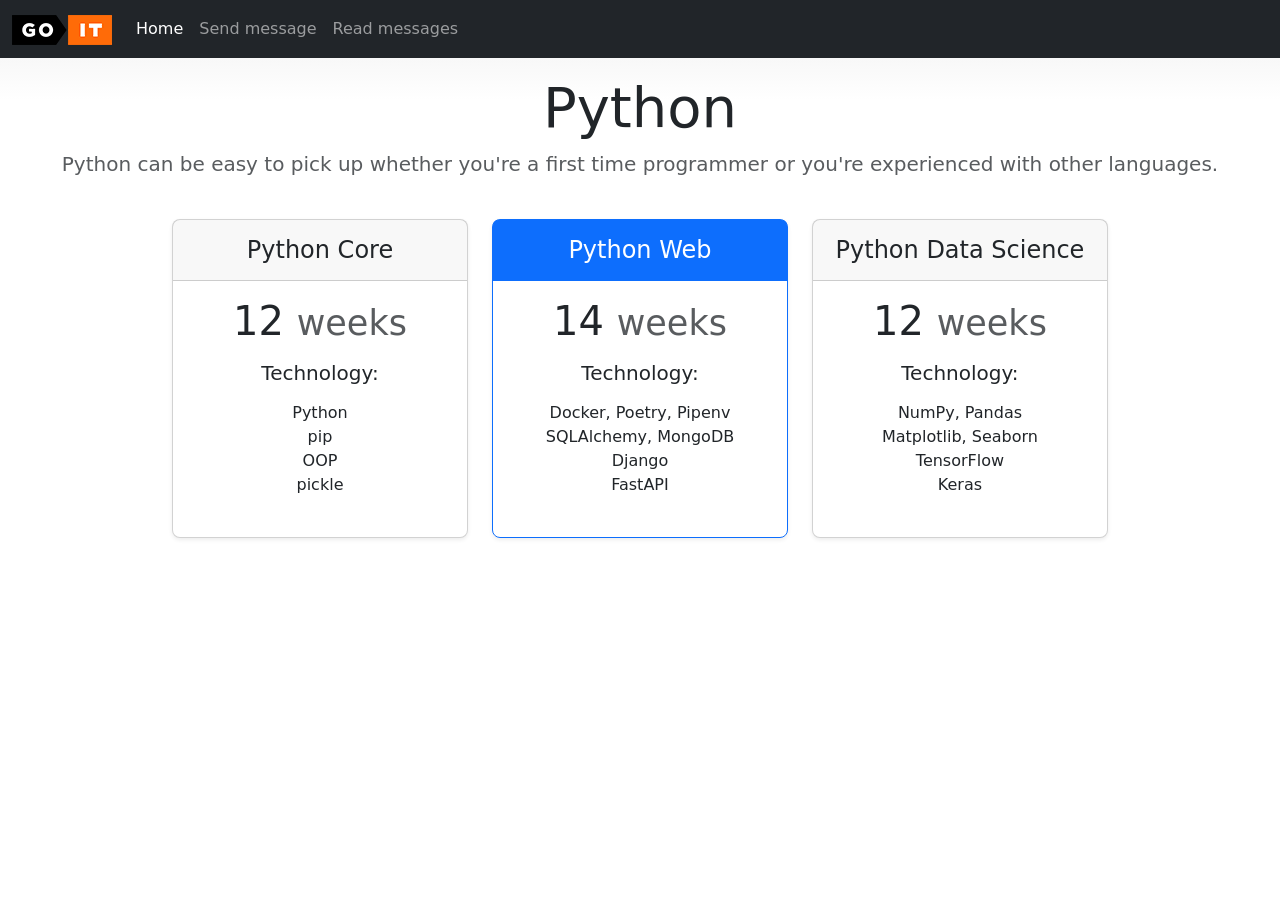
<file: templates/index.html>
<!doctype html>
<html lang="en">
  <head>
    <meta charset="UTF-8" />
    <meta http-equiv="X-UA-Compatible" content="IE=edge" />
    <meta name="viewport" content="width=device-width, initial-scale=1.0" />
    <title>Home</title>
    <!-- CSS only -->
    <link
      href="https://cdn.jsdelivr.net/npm/bootstrap@5.2.2/dist/css/bootstrap.min.css"
      rel="stylesheet"
      integrity="sha384-Zenh87qX5JnK2Jl0vWa8Ck2rdkQ2Bzep5IDxbcnCeuOxjzrPF/et3URy9Bv1WTRi"
      crossorigin="anonymous"
    />
    <link rel="stylesheet" href="../assets/styles/style.css" />
  </head>
  <body>
    <header>
      <nav
        class="navbar navbar-expand navbar-dark bg-dark"
        aria-label="Second navbar example"
      >
        <div class="container-fluid">
          <a class="navbar-brand" href="/">
            <img src="../assets/images/logo.png" alt="logo" />
          </a>
          <div class="collapse navbar-collapse" id="navbarsExample02">
            <ul class="navbar-nav me-auto">
              <li class="nav-item">
                <a class="nav-link active" aria-current="page" href="/">Home</a>
              </li>
              <li class="nav-item">
                <a class="nav-link" href="/message">Send message</a>
              </li>
              <li class="nav-item">
                <a class="nav-link" href="/read">Read messages</a>
              </li>
            </ul>
          </div>
        </div>
      </nav>

      <div class="p-3 pb-md-4 mx-auto text-center">
        <h1 class="display-4 fw-normal">Python</h1>
        <p class="fs-5 text-muted">
          Python can be easy to pick up whether you're a first time programmer
          or you're experienced with other languages.
        </p>
      </div>
    </header>
    <main class="container">
      <div class="row row-cols-1 row-cols-md-3 mb-3 text-center">
        <div class="col">
          <div class="card mb-4 rounded-3 shadow-sm">
            <div class="card-header py-3">
              <h4 class="my-0 fw-normal">Python Core</h4>
            </div>
            <div class="card-body">
              <h1 class="card-title pricing-card-title mb-3">
                12 <small class="text-muted fw-light">weeks</small>
              </h1>
              <h5>Technology:</h5>
              <ul class="list-unstyled mt-3 mb-4">
                <li>Python</li>
                <li>pip</li>
                <li>OOP</li>
                <li>pickle</li>
              </ul>
            </div>
          </div>
        </div>
        <div class="col">
          <div class="card mb-4 rounded-3 shadow-sm border-primary">
            <div class="card-header py-3 text-bg-primary border-primary">
              <h4 class="my-0 fw-normal">Python Web</h4>
            </div>
            <div class="card-body">
              <h1 class="card-title pricing-card-title mb-3">
                14 <small class="text-muted fw-light">weeks</small>
              </h1>
              <h5>Technology:</h5>
              <ul class="list-unstyled mt-3 mb-4">
                <li>Docker, Poetry, Pipenv</li>
                <li>SQLAlchemy, MongoDB</li>
                <li>Django</li>
                <li>FastAPI</li>
              </ul>
            </div>
          </div>
        </div>
        <div class="col">
          <div class="card mb-4 rounded-3 shadow-sm">
            <div class="card-header py-3">
              <h4 class="my-0 fw-normal">Python Data Science</h4>
            </div>
            <div class="card-body">
              <h1 class="card-title pricing-card-title mb-3">
                12 <small class="text-muted fw-light">weeks</small>
              </h1>
              <h5>Technology:</h5>
              <ul class="list-unstyled mt-3 mb-4">
                <li>NumPy, Pandas</li>
                <li>Matplotlib, Seaborn</li>
                <li>TensorFlow</li>
                <li>Keras</li>
              </ul>
            </div>
          </div>
        </div>
      </div>
    </main>
  </body>
</html>
</file>
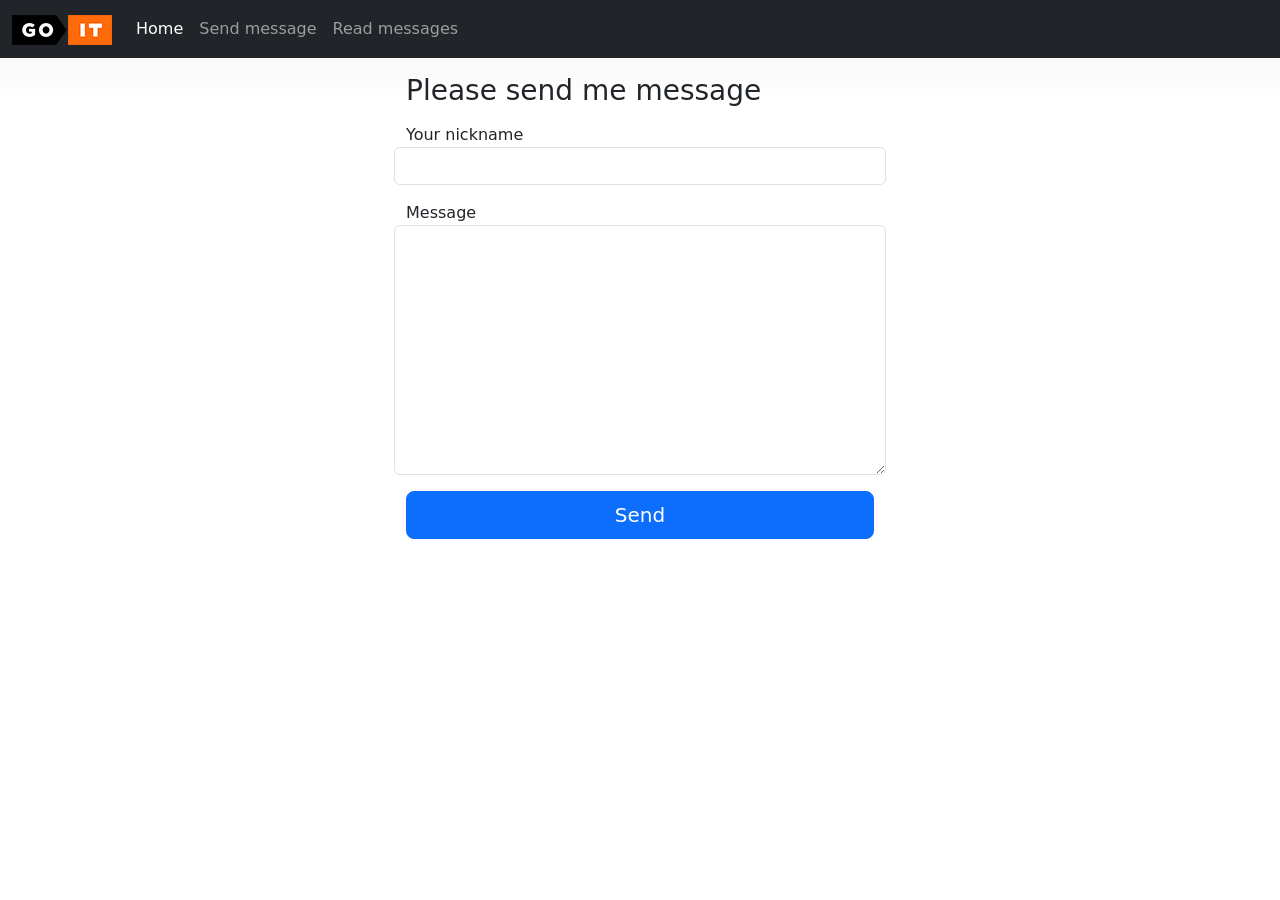
<file: templates/message.html>
<!doctype html>
<html lang="en">
  <head>
    <meta charset="UTF-8" />
    <meta http-equiv="X-UA-Compatible" content="IE=edge" />
    <meta name="viewport" content="width=device-width, initial-scale=1.0" />
    <title>Send message</title>
    <link
      href="https://cdn.jsdelivr.net/npm/bootstrap@5.2.2/dist/css/bootstrap.min.css"
      rel="stylesheet"
      integrity="sha384-Zenh87qX5JnK2Jl0vWa8Ck2rdkQ2Bzep5IDxbcnCeuOxjzrPF/et3URy9Bv1WTRi"
      crossorigin="anonymous"
    />
    <link rel="stylesheet" href="../assets/styles/style.css" />
  </head>
  <body>
    <header>
      <nav
        class="navbar navbar-expand navbar-dark bg-dark"
        aria-label="Second navbar example"
      >
        <div class="container-fluid">
          <a class="navbar-brand" href="/">
            <img src="../assets/images/logo.png" alt="logo" />
          </a>
          <div class="collapse navbar-collapse" id="navbarsExample02">
            <ul class="navbar-nav me-auto">
              <li class="nav-item">
                <a class="nav-link active" aria-current="page" href="/">Home</a>
              </li>
              <li class="nav-item">
                <a class="nav-link" href="#">Send message</a>
              </li>
              <li class="nav-item">
                <a class="nav-link" href="/read">Read messages</a>
              </li>
            </ul>
          </div>
        </div>
      </nav>
    </header>
    <div class="container mt-3">
      <main class="form-signin w-50 m-auto">
        <form action="/message" method="POST">
          <h1 class="h3 mb-3 fw-normal">Please send me message</h1>

          <div class="row mb-3">
            <label for="floatingInput">Your nickname</label>
            <input
              type="text"
              class="form-control"
              id="floatingInput"
              name="username"
            />
          </div>

          <div class="row mb-3 h-100">
            <label for="floatingTextarea">Message</label>
            <textarea
              class="form-control"
              id="floatingTextarea"
              name="message"
            ></textarea>
          </div>

          <button class="w-100 btn btn-lg btn-primary" type="submit">
            Send
          </button>
        </form>
      </main>
    </div>
  </body>
</html>
</file>
<file: assets/styles/style.css>
html {
  display: flex;
  flex-direction: column;
  min-height: 100%;
}

body {
  flex: 1;
  background-image: linear-gradient(180deg, #eee, #fff 100px, #fff);
}

.container {
  max-width: 960px;
}

textarea {
  height: 250px;
}
</file>
